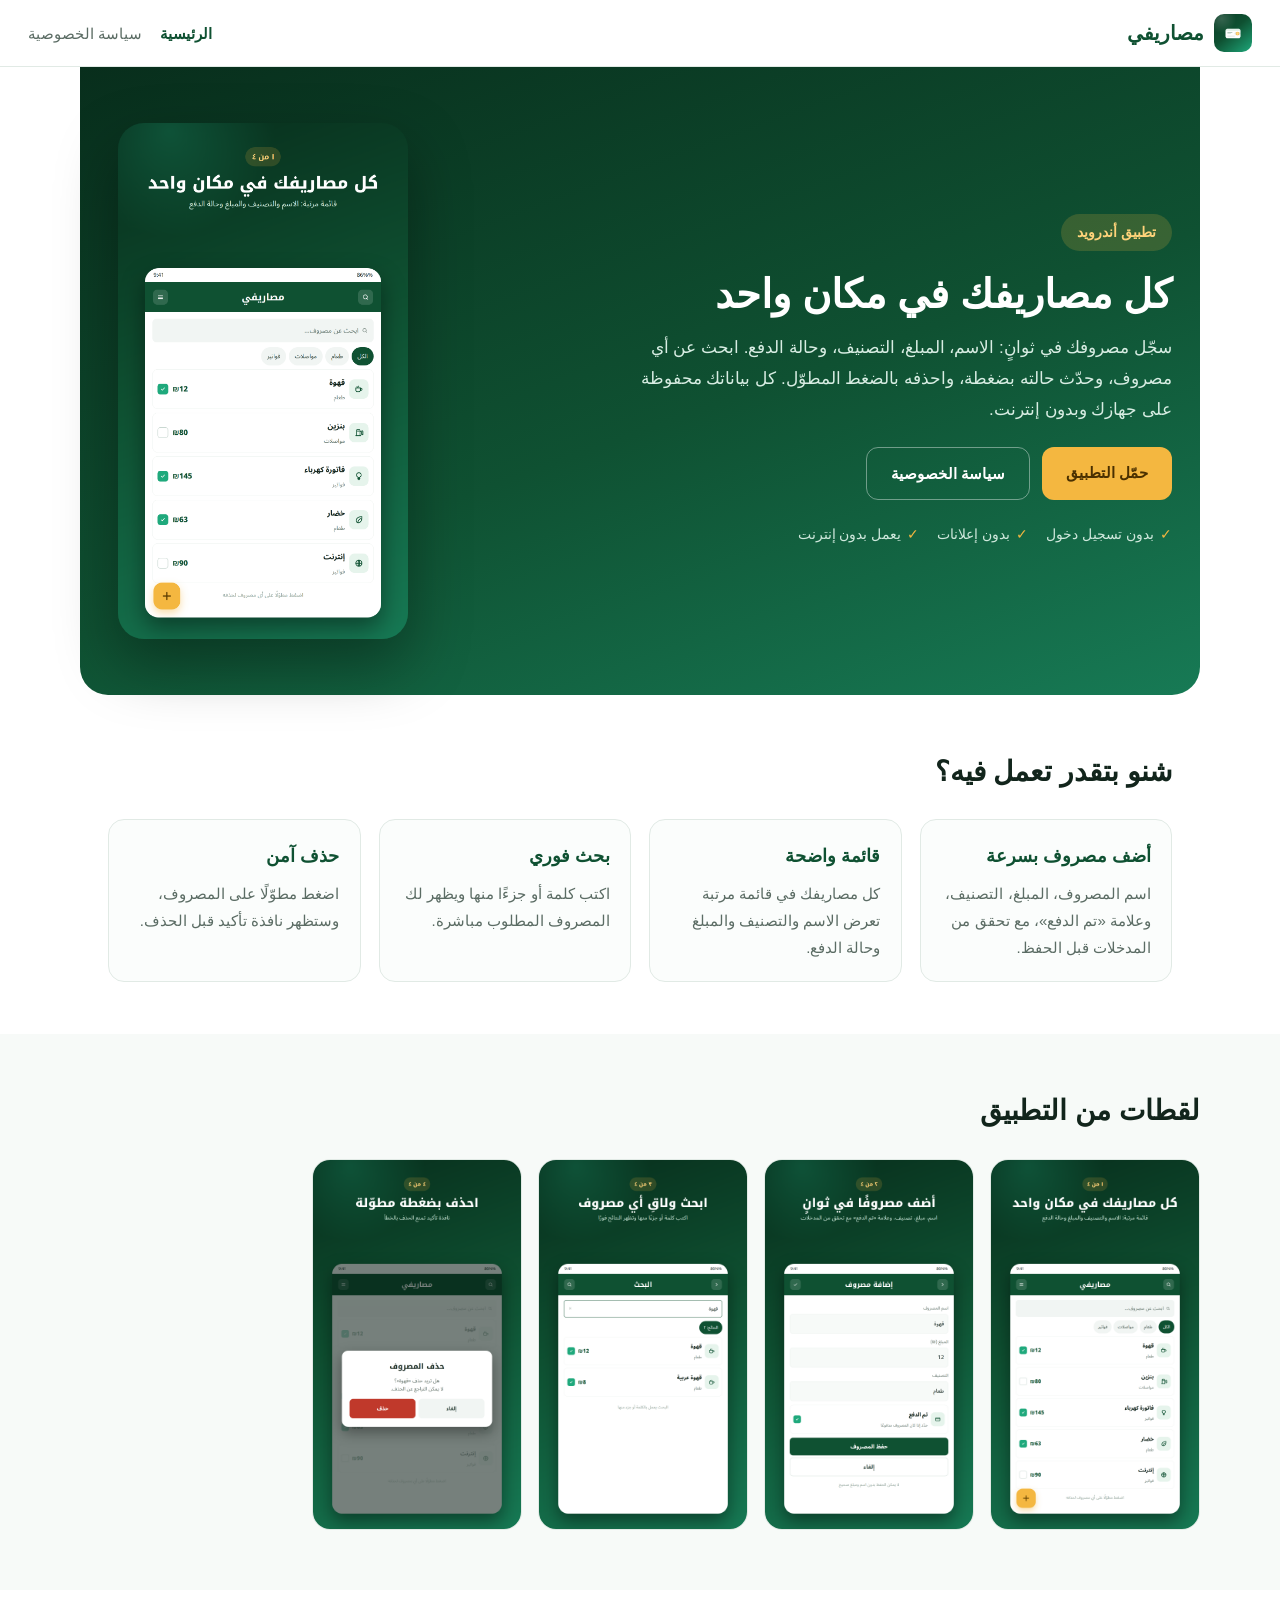
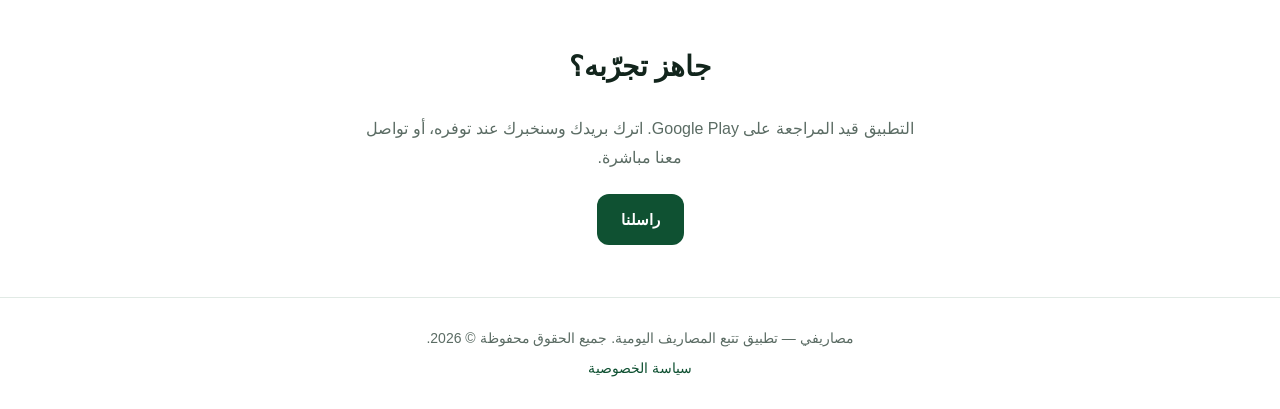
<file: index.html>
<!DOCTYPE html>
<html lang="ar" dir="rtl">
<head>
<meta charset="utf-8">
<meta name="viewport" content="width=device-width, initial-scale=1">
<title>مصاريفي — سجّل مصاريفك اليومية في ثوانٍ</title>
<meta name="description" content="مصاريفي تطبيق بسيط لتتبع المصاريف اليومية: إضافة، بحث، وحذف، مع حفظ محلي على الجهاز وبدون إنترنت.">
<link rel="icon" href="icon.png">
<link rel="stylesheet" href="style.css">
</head>
<body>
<header>
  <a class="brand" href="index.html">
    <img src="icon.png" alt="أيقونة تطبيق مصاريفي">
    <span>مصاريفي</span>
  </a>
  <nav><a class="active" href="index.html">الرئيسية</a><a href="privacy.html">سياسة الخصوصية</a></nav>
</header>

<section class="hero">
  <div class="hero-text">
    <span class="pill">تطبيق أندرويد</span>
    <h1>كل مصاريفك في مكان واحد</h1>
    <p>سجّل مصروفك في ثوانٍ: الاسم، المبلغ، التصنيف، وحالة الدفع. ابحث عن أي مصروف، وحدّث حالته بضغطة، واحذفه بالضغط المطوّل. كل بياناتك محفوظة على جهازك وبدون إنترنت.</p>
    <div class="actions">
      <a class="btn primary" href="#download">حمّل التطبيق</a>
      <a class="btn ghost" href="privacy.html">سياسة الخصوصية</a>
    </div>
    <ul class="facts">
      <li>بدون تسجيل دخول</li>
      <li>بدون إعلانات</li>
      <li>يعمل بدون إنترنت</li>
    </ul>
  </div>
  <div class="hero-shot">
    <img src="screen1.png" alt="لقطة من الشاشة الرئيسية لتطبيق مصاريفي">
  </div>
</section>

<section class="features">
  <h2>شنو بتقدر تعمل فيه؟</h2>
  <div class="grid">
    <article>
      <h3>أضف مصروف بسرعة</h3>
      <p>اسم المصروف، المبلغ، التصنيف، وعلامة «تم الدفع»، مع تحقق من المدخلات قبل الحفظ.</p>
    </article>
    <article>
      <h3>قائمة واضحة</h3>
      <p>كل مصاريفك في قائمة مرتبة تعرض الاسم والتصنيف والمبلغ وحالة الدفع.</p>
    </article>
    <article>
      <h3>بحث فوري</h3>
      <p>اكتب كلمة أو جزءًا منها ويظهر لك المصروف المطلوب مباشرة.</p>
    </article>
    <article>
      <h3>حذف آمن</h3>
      <p>اضغط مطوّلًا على المصروف، وستظهر نافذة تأكيد قبل الحذف.</p>
    </article>
  </div>
</section>

<section class="shots">
  <h2>لقطات من التطبيق</h2>
  <div class="row">
    <img src="screen1.png" alt="الشاشة الرئيسية">
    <img src="screen2.png" alt="شاشة إضافة مصروف">
    <img src="screen3.png" alt="شاشة البحث">
    <img src="screen4.png" alt="نافذة تأكيد الحذف">
  </div>
</section>

<section class="download" id="download">
  <h2>جاهز تجرّبه؟</h2>
  <p>التطبيق قيد المراجعة على Google Play. اترك بريدك وسنخبرك عند توفره، أو تواصل معنا مباشرة.</p>
  <a class="btn primary" href="mailto:aalashqar8@smail.ucas.edu.ps?subject=مصاريفي">راسلنا</a>
</section>

<footer>
  <p>مصاريفي — تطبيق تتبع المصاريف اليومية. جميع الحقوق محفوظة © 2026.</p>
  <p><a href="privacy.html">سياسة الخصوصية</a></p>
</footer>
</body>
</html>
</file>
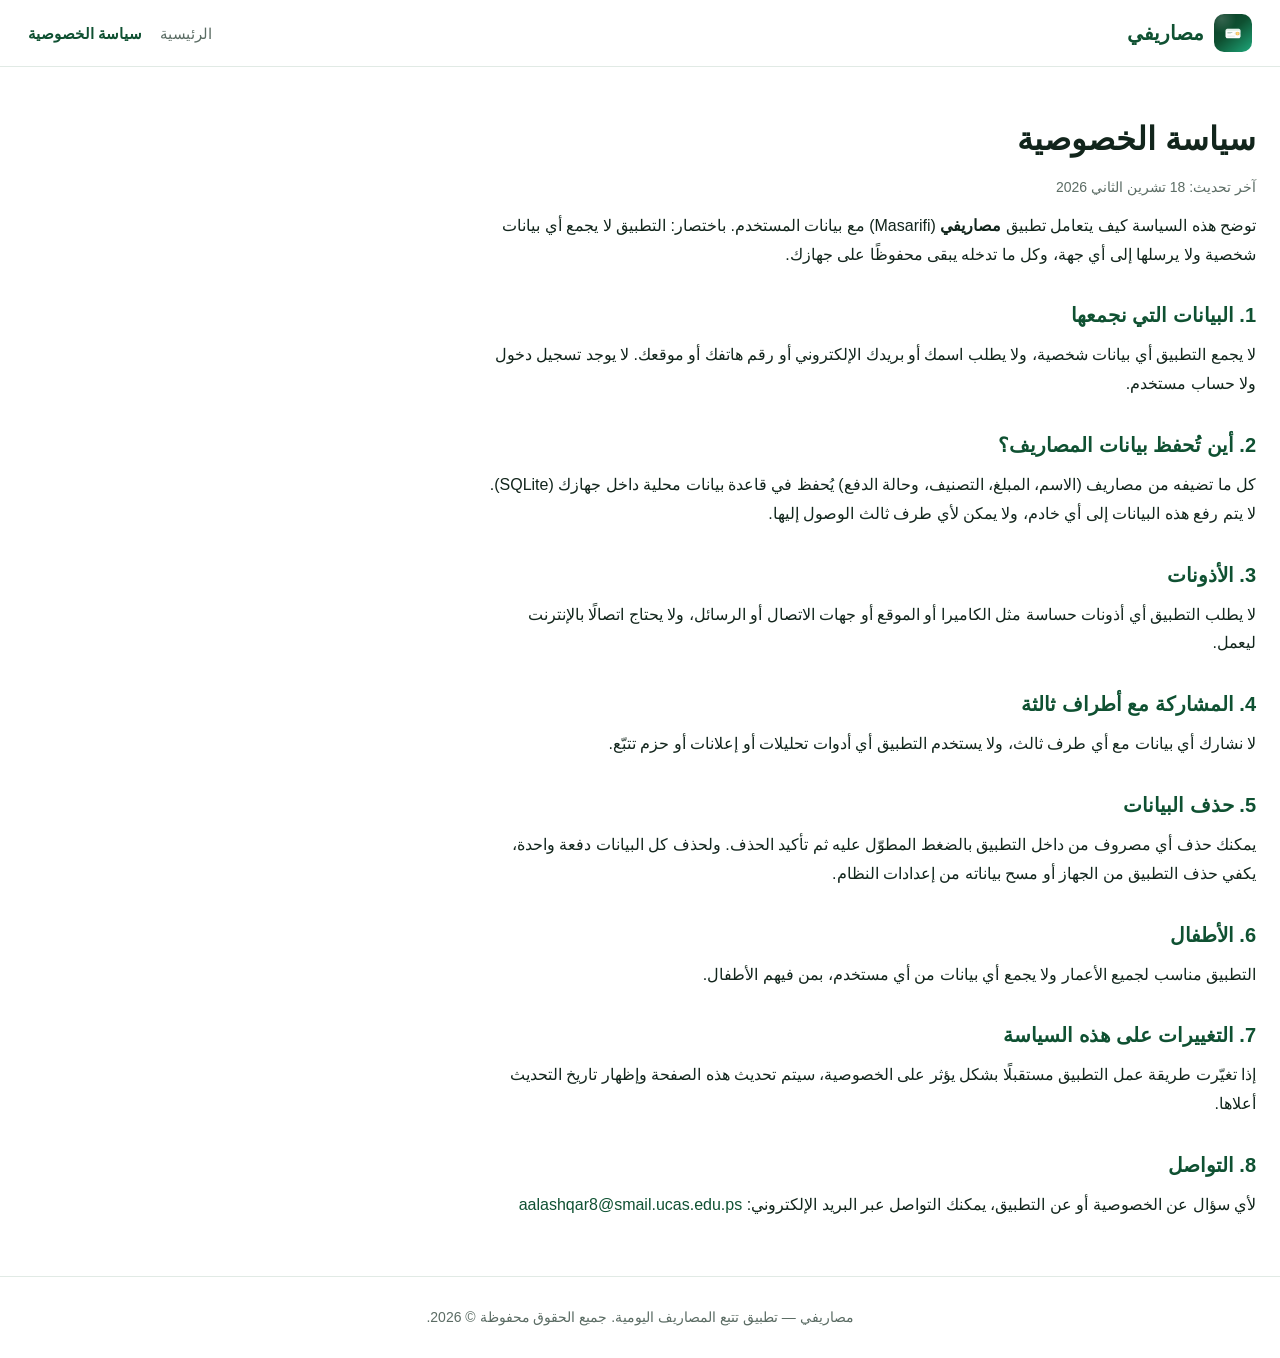
<file: privacy.html>
<!DOCTYPE html>
<html lang="ar" dir="rtl">
<head>
<meta charset="utf-8">
<meta name="viewport" content="width=device-width, initial-scale=1">
<title>سياسة الخصوصية — مصاريفي</title>
<link rel="stylesheet" href="style.css">
</head>
<body>
<header>
  <a class="brand" href="index.html">
    <img src="icon.png" alt="أيقونة تطبيق مصاريفي">
    <span>مصاريفي</span>
  </a>
  <nav><a href="index.html">الرئيسية</a><a class="active" href="privacy.html">سياسة الخصوصية</a></nav>
</header>

<main class="page">
  <h1>سياسة الخصوصية</h1>
  <p class="updated">آخر تحديث: 18 تشرين الثاني 2026</p>

  <p>توضح هذه السياسة كيف يتعامل تطبيق <strong>مصاريفي</strong> (Masarifi) مع بيانات المستخدم. باختصار: التطبيق لا يجمع أي بيانات شخصية ولا يرسلها إلى أي جهة، وكل ما تدخله يبقى محفوظًا على جهازك.</p>

  <h2>1. البيانات التي نجمعها</h2>
  <p>لا يجمع التطبيق أي بيانات شخصية، ولا يطلب اسمك أو بريدك الإلكتروني أو رقم هاتفك أو موقعك. لا يوجد تسجيل دخول ولا حساب مستخدم.</p>

  <h2>2. أين تُحفظ بيانات المصاريف؟</h2>
  <p>كل ما تضيفه من مصاريف (الاسم، المبلغ، التصنيف، وحالة الدفع) يُحفظ في قاعدة بيانات محلية داخل جهازك (SQLite). لا يتم رفع هذه البيانات إلى أي خادم، ولا يمكن لأي طرف ثالث الوصول إليها.</p>

  <h2>3. الأذونات</h2>
  <p>لا يطلب التطبيق أي أذونات حساسة مثل الكاميرا أو الموقع أو جهات الاتصال أو الرسائل، ولا يحتاج اتصالًا بالإنترنت ليعمل.</p>

  <h2>4. المشاركة مع أطراف ثالثة</h2>
  <p>لا نشارك أي بيانات مع أي طرف ثالث، ولا يستخدم التطبيق أي أدوات تحليلات أو إعلانات أو حزم تتبّع.</p>

  <h2>5. حذف البيانات</h2>
  <p>يمكنك حذف أي مصروف من داخل التطبيق بالضغط المطوّل عليه ثم تأكيد الحذف. ولحذف كل البيانات دفعة واحدة، يكفي حذف التطبيق من الجهاز أو مسح بياناته من إعدادات النظام.</p>

  <h2>6. الأطفال</h2>
  <p>التطبيق مناسب لجميع الأعمار ولا يجمع أي بيانات من أي مستخدم، بمن فيهم الأطفال.</p>

  <h2>7. التغييرات على هذه السياسة</h2>
  <p>إذا تغيّرت طريقة عمل التطبيق مستقبلًا بشكل يؤثر على الخصوصية، سيتم تحديث هذه الصفحة وإظهار تاريخ التحديث أعلاها.</p>

  <h2>8. التواصل</h2>
  <p>لأي سؤال عن الخصوصية أو عن التطبيق، يمكنك التواصل عبر البريد الإلكتروني:
    <a href="mailto:aalashqar8@smail.ucas.edu.ps">aalashqar8@smail.ucas.edu.ps</a>
  </p>
</main>

<footer>
  <p>مصاريفي — تطبيق تتبع المصاريف اليومية. جميع الحقوق محفوظة © 2026.</p>
</footer>
</body>
</html>
</file>
<file: style.css>
:root{
  --green:#0F5132;
  --green-2:#177A55;
  --mint:#E6F4EC;
  --amber:#F4B740;
  --ink:#12251C;
  --muted:#5B6C64;
  --line:#E1EAE5;
}
*{box-sizing:border-box}
body{
  margin:0;
  font-family:"Segoe UI","Noto Sans Arabic",Tahoma,Arial,sans-serif;
  color:var(--ink);
  background:#fff;
  line-height:1.8;
}
a{color:var(--green);text-decoration:none}
img{max-width:100%;display:block}

header{
  display:flex;align-items:center;justify-content:space-between;
  padding:14px 28px;border-bottom:1px solid var(--line);
  position:sticky;top:0;background:#fff;z-index:10;
}
.brand{display:flex;align-items:center;gap:10px;font-weight:800;font-size:20px;color:var(--green)}
.brand img{width:38px;height:38px;border-radius:10px}
nav{display:flex;gap:18px;font-size:15px}
nav a{color:var(--muted)}
nav a.active{color:var(--green);font-weight:700}

.hero{
  display:flex;gap:40px;align-items:center;justify-content:space-between;
  padding:56px 28px;max-width:1120px;margin:0 auto;flex-wrap:wrap;
  background:linear-gradient(160deg,#082E1C,#0F5132 55%,#177A55);
  color:#fff;border-radius:0 0 28px 28px;
}
.hero-text{flex:1 1 420px;max-width:560px}
.hero-shot{flex:0 1 300px}
.hero-shot img{border-radius:26px;box-shadow:0 26px 60px rgba(0,0,0,.35);width:290px}
.pill{display:inline-block;background:rgba(244,183,64,.18);color:#FFD37A;padding:6px 16px;border-radius:999px;font-size:14px;font-weight:700}
.hero h1{font-size:40px;line-height:1.35;margin:16px 0 12px}
.hero p{color:#D8EDE3;margin:0 0 22px;font-size:17px}
.actions{display:flex;gap:12px;flex-wrap:wrap}
.btn{display:inline-block;padding:12px 24px;border-radius:12px;font-weight:700;font-size:15px}
.btn.primary{background:var(--amber);color:#4A3000}
.btn.ghost{background:transparent;color:#fff;border:1.5px solid rgba(255,255,255,.4)}
.facts{list-style:none;display:flex;gap:18px;padding:0;margin:22px 0 0;font-size:14px;color:#CFE8DC;flex-wrap:wrap}
.facts li::before{content:"✓";color:var(--amber);margin-left:6px}

section{padding:52px 28px;max-width:1120px;margin:0 auto}
h2{font-size:28px;margin:0 0 22px}
.features .grid{display:grid;grid-template-columns:repeat(auto-fit,minmax(230px,1fr));gap:18px}
.features article{border:1px solid var(--line);border-radius:16px;padding:20px;background:#FBFDFC}
.features h3{margin:0 0 8px;font-size:18px;color:var(--green)}
.features p{margin:0;color:var(--muted);font-size:15px}

.shots{background:#F7FAF8;max-width:none}
.shots h2,.shots .row{max-width:1120px;margin-left:auto;margin-right:auto}
.shots .row{display:flex;gap:16px;overflow-x:auto;padding-bottom:8px}
.shots img{width:210px;border-radius:18px;border:1px solid var(--line);background:#fff}

.download{text-align:center}
.download p{color:var(--muted);max-width:560px;margin:0 auto 22px}
.download .btn.primary{background:var(--green);color:#fff}

footer{border-top:1px solid var(--line);padding:24px;text-align:center;color:var(--muted);font-size:14px}
footer p{margin:4px 0}

.page{max-width:820px;padding:44px 24px}
.page h1{font-size:32px;margin:0 0 6px}
.updated{color:var(--muted);font-size:14px;margin:0 0 26px}
.page h2{font-size:20px;margin:28px 0 8px;color:var(--green)}
.page p{margin:0 0 12px}

@media(max-width:720px){
  header{padding:12px 16px}
  .hero{padding:34px 18px;gap:26px;border-radius:0}
  .hero h1{font-size:30px}
  .hero-shot img{width:220px;margin:0 auto}
  section{padding:34px 18px}
  .shots img{width:170px}
}
</file>
